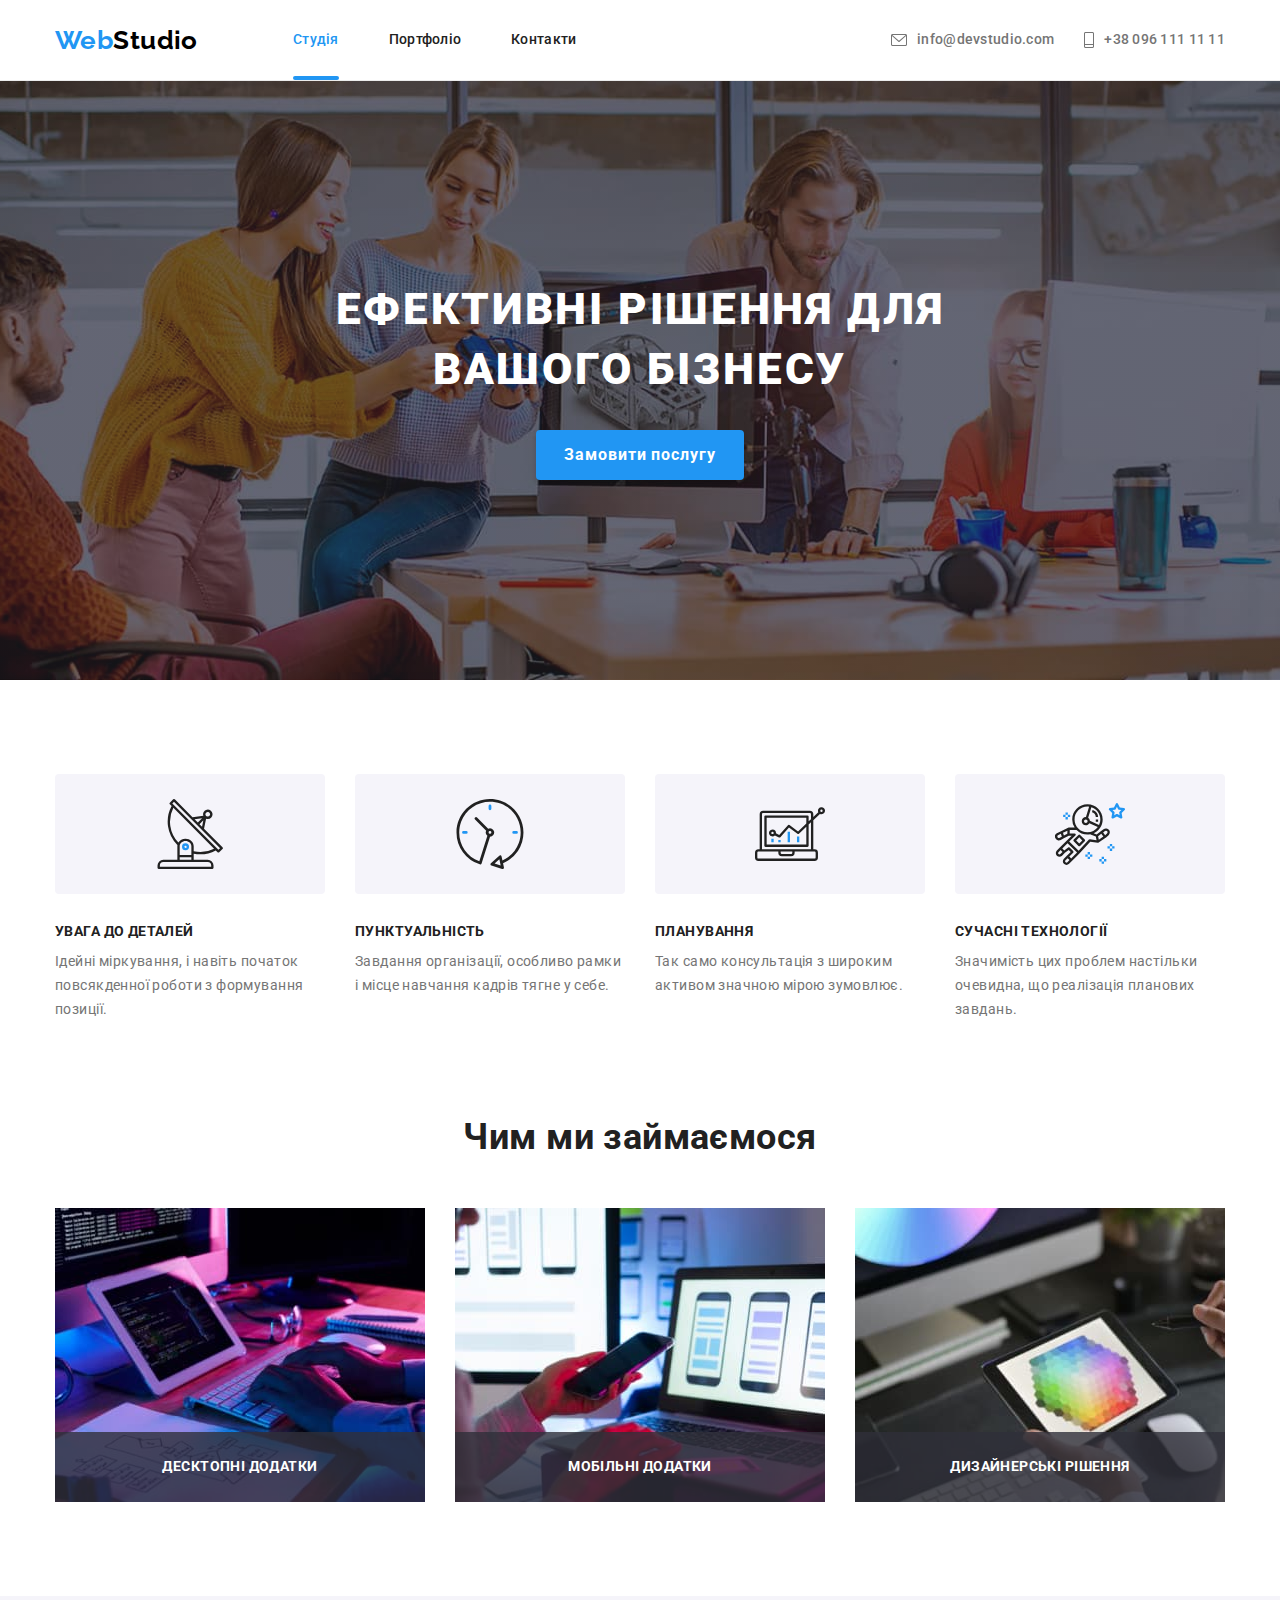
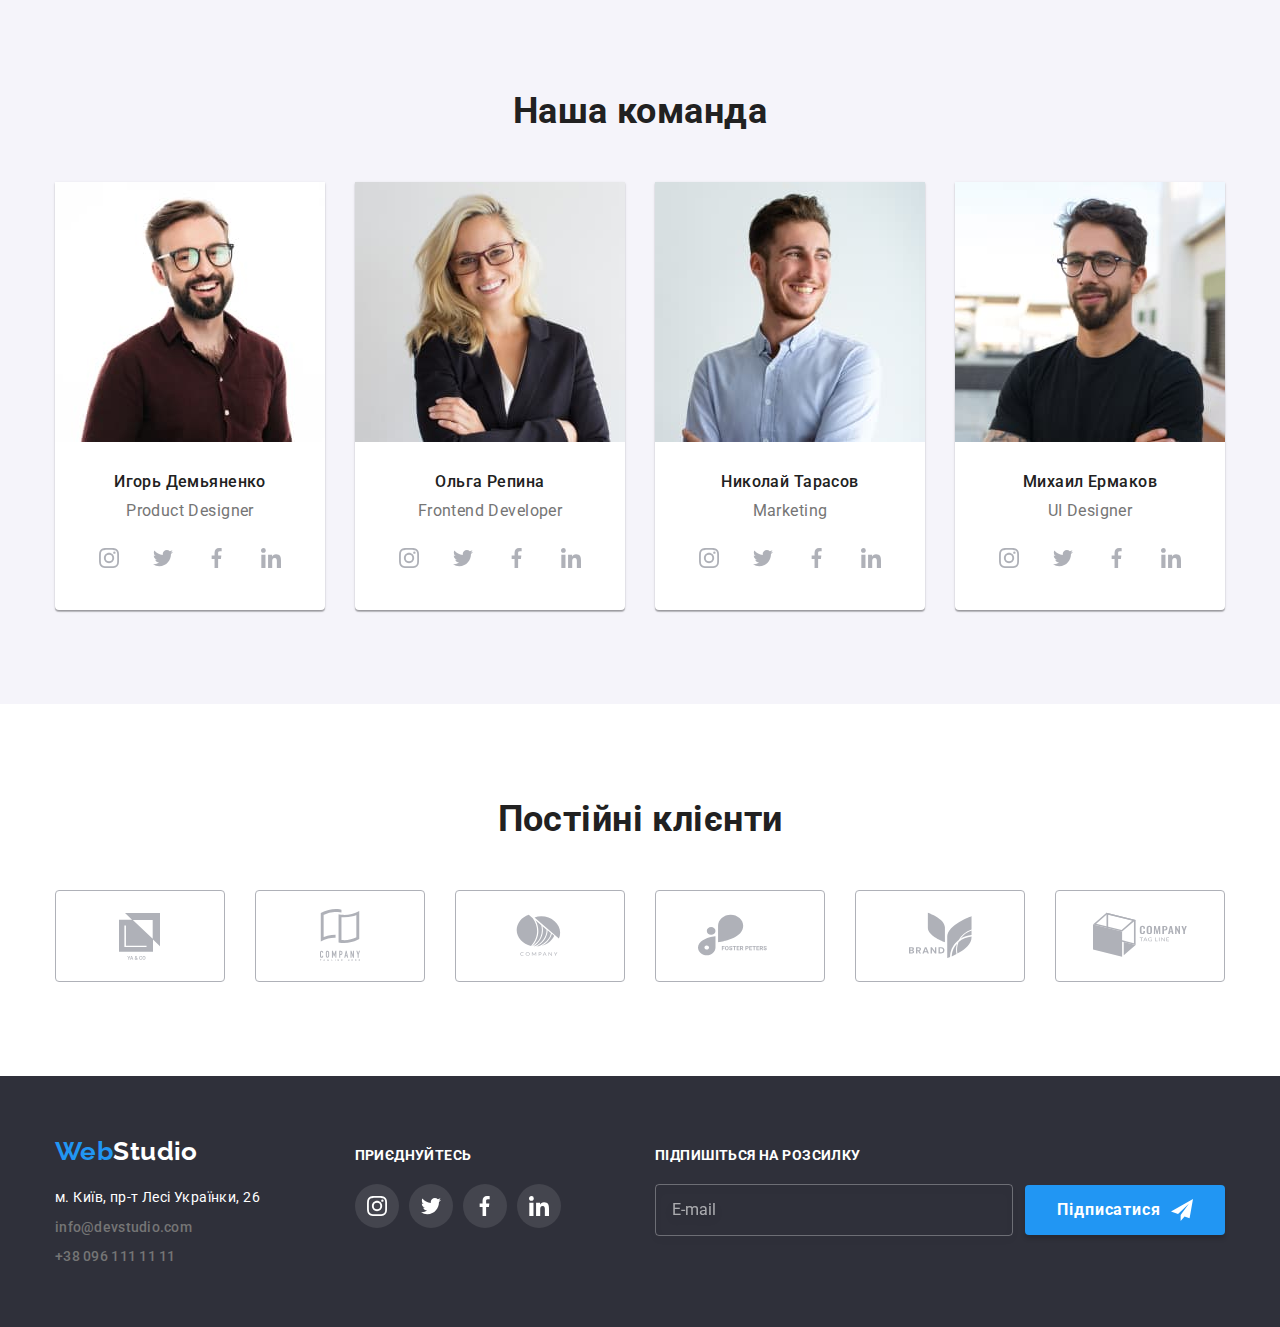
<file: index.html>
<!DOCTYPE html>
<html lang="ua">

  <head>
    <meta charset="UTF-8"/>
    <meta name="viewport" content="width=device-width, initial-scale=1.0"/>
    <meta http-equiv="X-UA-Compatible" content="ie=edge"/>
    <meta name="description" content="Task1 Главная"/>
    <meta name="words" content="дизайн, веб-студия, html, css, javascript, react, nodejs, сайт"/>
    <title>Главная - WebStudio</title>
    <link
      href="https://fonts.googleapis.com/css2?family=Raleway:wght@700&family=Roboto:wght@400;500;700;900&display=swap"
      rel="stylesheet"/>
    <link href="https://cdnjs.cloudflare.com/ajax/libs/modern-normalize/1.1.0/modern-normalize.min.css"
          rel="stylesheet"/>
    <link href="css/main.min.css" rel="stylesheet"/>
  </head>

  <body>
    <header class="header">
      <div class="header__container container">
        <div class="header__logo">
          <a class="logo" href="./index.html" data-menu-logo>
            <span class="logo__accent">Web</span>Studio
          </a>
        </div>
        <div class="header__menu-container menu-container" id="menu-container" data-menu>
          <nav class="header__nav nav">
            <ul class="nav__nav-links nav-links list">
              <li class="nav-links__item">
                <a class="nav-links__link current" href="./index.html">Студія</a>
              </li>
              <li class="nav-links__item">
                <a class="nav-links__link" href="./portfolio.html">Портфоліо</a>
              </li>
              <li class="nav-links__item">
                <a class="nav-links__link" href="#">Контакти</a>
              </li>
            </ul>
            <ul class="nav__contact-links contact-links list">
              <li class="contact-links__item">
                <a class="contact-links__link contact-links__link--mail" href="mailto:info@devstudio.com">
                  <svg class="contact-links__icon contact-links__icon--email" width="14" height="10">
                    <use class="contact-links__use contact-links__use--desk" href="./images/icons.svg#icon-email"/>
                    <use class="contact-links__use contact-links__use--mob" href="./images/icons.svg#icon-email-mob"/>
                  </svg>
                  info@devstudio.com
                </a>
              </li>
              <li class="contact-links__item">
                <a class="contact-links__link contact-links__link--tel" href="tel:+380961111111">
                  <svg class="contact-links__icon contact-links__icon--phone" width="10" height="14">
                    <use class="contact-links__use contact-links__use--desk" href="./images/icons.svg#icon-phone"/>
                    <use class="contact-links__use contact-links__use--mob" href="./images/icons.svg#icon-phone-mob"/>
                  </svg>
                  +38 096 111 11 11
                </a>
              </li>
            </ul>
            <ul class="nav__social social social--text list">
              <li class="social__item">
                <a class="social__link" href="#" aria-label="instagram">Instagram</a>
              </li>
              <li class="social__item">
                <a class="social__link" href="#" aria-label="twitter">Twitter</a>
              </li>
              <li class="social__item">
                <a class="social__link" href="#" aria-label="facebook">Facebook</a>
              </li>
              <li class="social__item">
                <a class="social__link" href="#" aria-label="linkedin">LinkedIn</a>
              </li>
            </ul>
          </nav>
        </div>
        <button class="header__menu-btn menu-btn" type="button"
                data-menu-button
                aria-expanded="false"
                aria-controls="menu-container"
                aria-label="Переключатель мобильного меню">
          <svg class="menu-btn" width="40" height="40">
            <use class="menu-btn__icon menu-btn__icon--burger"
                 href="./images/icons.svg#icon-menu-burger"/>
            <use class="menu-btn__icon menu-btn__icon--close"
                 href="./images/icons.svg#icon-menu-close"/>
          </svg>
        </button>
      </div>
    </header>
    <main>
      <section class="hero section">
        <div class="container">
          <h1 class="hero__title">Ефективні рішення для вашого бізнесу</h1>
          <button class="btn" type="button" data-modal-open>Замовити послугу</button>
        </div>
      </section>
      <section class="promo section">
        <div class="container">
          <h2 class="visually-hidden">Наші перевиги</h2>
          <ul class="promo__list list">
            <li class="promo__item promo-card">
              <div class="promo__icon-wrapper">
                <svg class="promo__icon" width="70" height="70">
                  <use href="./images/icons.svg#icon-promo-1"/>
                </svg>
              </div>
              <h3 class="promo-card__title">Увага до деталей</h3>
              <p class="promo-card__desc">
                Ідейні міркування, і навіть початок повсякденної роботи з формування позиції.
              </p>
            </li>
            <li class="promo__item promo-card">
              <div class="promo__icon-wrapper">
                <svg class="promo__icon" width="70" height="70">
                  <use href="./images/icons.svg#icon-promo-2"/>
                </svg>
              </div>
              <h3 class="promo-card__title">Пунктуальність</h3>
              <p class="promo-card__desc">
                Завдання організації, особливо рамки і місце навчання кадрів тягне у себе.
              </p>
            </li>
            <li class="promo__item promo-card">
              <div class="promo__icon-wrapper">
                <svg class="promo__icon" width="70" height="70">
                  <use href="./images/icons.svg#icon-promo-3"/>
                </svg>
              </div>
              <h3 class="promo-card__title">Планування</h3>
              <p class="promo-card__desc">
                Так само консультація з широким активом значною мірою зумовлює.
              </p>
            </li>
            <li class="promo__item promo-card">
              <div class="promo__icon-wrapper">
                <svg class="promo__icon" width="70" height="70">
                  <use href="./images/icons.svg#icon-promo-4"/>
                </svg>
              </div>
              <h3 class="promo-card__title">Сучасні технології</h3>
              <p class="promo-card__desc">
                Значимість цих проблем настільки очевидна, що реалізація планових завдань.
              </p>
            </li>
          </ul>
        </div>
      </section>
      <section class="we-do section section--top-collapse">
        <div class="container">
          <h2 class="we-do__title section__title">Чим ми займаємося</h2>
          <ul class="we-do__list list">
            <li class="we-do__item">
              <img
                class="we-do__img"
                srcset="images/about/img01-1600w370.jpg 370w, images/about/img01-1600w370@2x.jpg 740w"
                sizes="(min-width: 1200px) 370px, 100vw"
                src="images/about/img01-1600w370.jpg"
                alt="Процес кодінгу продукту"/>
              <p class="we-do__img-caption">
                Десктопні додатки
              </p>
            </li>
            <li class="we-do__item">
              <img
                class="we-do__img"
                srcset="images/about/img02-1600w370.jpg 370w, images/about/img02-1600w370@2x.jpg 740w"
                sizes="(min-width: 1200px) 370px, 100vw"
                src="images/about/img02-1600w370.jpg"
                alt="Процес тестування продукту"/>
              <p class="we-do__img-caption">
                Мобільні додатки
              </p>
            </li>
            <li class="we-do__item">
              <img
                class="we-do__img"
                srcset="images/about/img03-1600w370.jpg 370w, images/about/img03-1600w370@2x.jpg 740w"
                sizes="(min-width: 1200px) 370px, 100vw"
                src="images/about/img03-1600w370.jpg"
                alt="Пошук потрібного кольору дизайнером на планшеті"/>
              <p class="we-do__img-caption">
                Дизайнерські рішення
              </p>
            </li>
          </ul>
        </div>
      </section>
      <section class="team section">
        <div class="container">
          <h2 class="team__title section__title">Наша команда</h2>
          <ul class="team__list list">
            <li class="team__item">
              <div class="employee-card">
                <img
                  class="employee-card__img"
                  srcset="images/team/img01-1600w270.jpg 270w, images/team/img01-768w354.jpg 354w, images/team/img01-480w450.jpg 450w,
                  images/team/img01-1600w270@2x.jpg 540w, images/team/img01-768w354@2x.jpg 708w, images/team/img01-480w450@2x.jpg 900w"
                  sizes="(min-width: 1200px) 270px, (min-width: 768px) 354px, (min-width: 480px) 450px, 100vw"
                  src="images/team/img01-1600w270.jpg"
                  alt="Сотрудник"/>
                <div class="employee-card__content">
                  <h3 class="employee-card__name">Игорь Демьяненко</h3>
                  <p class="employee-card__position">Product Designer</p>
                  <ul class="social social--icon social--light list">
                    <li class="social__item">
                      <a class="social__link" href="#" aria-label="instagram">
                        <svg class="social__svg" width="20" height="20">
                          <use href="./images/icons.svg#icon-social-insta"/>
                        </svg>
                      </a>
                    </li>
                    <li class="social__item">
                      <a class="social__link" href="#" aria-label="twitter">
                        <svg class="social__svg" width="20" height="20">
                          <use href="./images/icons.svg#icon-social-twitter"/>
                        </svg>
                      </a>
                    </li>
                    <li class="social__item">
                      <a class="social__link" href="#" aria-label="facebook">
                        <svg class="social__svg" width="20" height="20">
                          <use href="./images/icons.svg#icon-social-facebook"/>
                        </svg>
                      </a>
                    </li>
                    <li class="social__item">
                      <a class="social__link" href="#" aria-label="linkedin">
                        <svg class="social__svg" width="20" height="20">
                          <use href="./images/icons.svg#icon-social-linkedin"/>
                        </svg>
                      </a>
                    </li>
                  </ul>
                </div>
              </div>
            </li>
            <li class="team__item">
              <div class="employee-card">
                <img
                  class="employee-card__img"
                  srcset="images/team/img02-1600w270.jpg 270w, images/team/img02-768w354.jpg 354w, images/team/img02-480w450.jpg 450w,
                  images/team/img02-1600w270@2x.jpg 540w, images/team/img02-768w354@2x.jpg 708w, images/team/img02-480w450@2x.jpg 900w"
                  sizes="(min-width: 1200px) 270px, (min-width: 768px) 354px, (min-width: 480px) 450px, 100vw"
                  src="images/team/img02-1600w270.jpg"
                  alt="Сотрудник"/>
                <div class="employee-card__content">
                  <h3 class="employee-card__name">Ольга Репина</h3>
                  <p class="employee-card__position">Frontend Developer</p>
                  <ul class="social social--icon social--light list">
                    <li class="social__item">
                      <a class="social__link" href="#" aria-label="instagram">
                        <svg class="social__svg" width="20" height="20">
                          <use href="./images/icons.svg#icon-social-insta"/>
                        </svg>
                      </a>
                    </li>
                    <li class="social__item">
                      <a class="social__link" href="#" aria-label="twitter">
                        <svg class="social__svg" width="20" height="20">
                          <use href="./images/icons.svg#icon-social-twitter"/>
                        </svg>
                      </a>
                    </li>
                    <li class="social__item">
                      <a class="social__link" href="#" aria-label="facebook">
                        <svg class="social__svg" width="20" height="20">
                          <use href="./images/icons.svg#icon-social-facebook"/>
                        </svg>
                      </a>
                    </li>
                    <li class="social__item">
                      <a class="social__link" href="#" aria-label="linkedin">
                        <svg class="social__svg" width="20" height="20">
                          <use href="./images/icons.svg#icon-social-linkedin"/>
                        </svg>
                      </a>
                    </li>
                  </ul>
                </div>
              </div>
            </li>
            <li class="team__item">
              <div class="employee-card">
                <img
                  class="employee-card__img"
                  srcset="images/team/img03-1600w270.jpg 270w, images/team/img03-768w354.jpg 354w, images/team/img03-480w450.jpg 450w,
                  images/team/img03-1600w270@2x.jpg 540w, images/team/img03-768w354@2x.jpg 708w, images/team/img03-480w450@2x.jpg 900w"
                  sizes="(min-width: 1200px) 270px, (min-width: 768px) 354px, (min-width: 480px) 450px, 100vw"
                  src="images/team/img03-1600w270.jpg"
                  alt="Сотрудник"/>
                <div class="employee-card__content">
                  <h3 class="employee-card__name">Николай Тарасов</h3>
                  <p class="employee-card__position">Marketing</p>
                  <ul class="social social--icon social--light list">
                    <li class="social__item">
                      <a class="social__link" href="#" aria-label="instagram">
                        <svg class="social__svg" width="20" height="20">
                          <use href="./images/icons.svg#icon-social-insta"/>
                        </svg>
                      </a>
                    </li>
                    <li class="social__item">
                      <a class="social__link" href="#" aria-label="twitter">
                        <svg class="social__svg" width="20" height="20">
                          <use href="./images/icons.svg#icon-social-twitter"/>
                        </svg>
                      </a>
                    </li>
                    <li class="social__item">
                      <a class="social__link" href="#" aria-label="facebook">
                        <svg class="social__svg" width="20" height="20">
                          <use href="./images/icons.svg#icon-social-facebook"/>
                        </svg>
                      </a>
                    </li>
                    <li class="social__item">
                      <a class="social__link" href="#" aria-label="linkedin">
                        <svg class="social__svg" width="20" height="20">
                          <use href="./images/icons.svg#icon-social-linkedin"/>
                        </svg>
                      </a>
                    </li>
                  </ul>
                </div>
              </div>
            </li>
            <li class="team__item">
              <div class="employee-card">
                <img
                  class="employee-card__img"
                  srcset="images/team/img04-1600w270.jpg 270w, images/team/img04-768w354.jpg 354w, images/team/img04-480w450.jpg 450w,
                  images/team/img04-1600w270@2x.jpg 540w, images/team/img04-768w354@2x.jpg 708w, images/team/img04-480w450@2x.jpg 900w"
                  sizes="(min-width: 1200px) 270px, (min-width: 768px) 354px, (min-width: 480px) 450px, 100vw"
                  src="images/team/img04-1600w270.jpg"
                  alt="Сотрудник"/>
                <div class="employee-card__content">
                  <h3 class="employee-card__name">Михаил Ермаков</h3>
                  <p class="employee-card__position">UI Designer</p>
                  <ul class="social social--icon social--light list">
                    <li class="social__item">
                      <a class="social__link" href="#" aria-label="instagram">
                        <svg class="social__svg" width="20" height="20">
                          <use href="./images/icons.svg#icon-social-insta"/>
                        </svg>
                      </a>
                    </li>
                    <li class="social__item">
                      <a class="social__link" href="#" aria-label="twitter">
                        <svg class="social__svg" width="20" height="20">
                          <use href="./images/icons.svg#icon-social-twitter"/>
                        </svg>
                      </a>
                    </li>
                    <li class="social__item">
                      <a class="social__link" href="#" aria-label="facebook">
                        <svg class="social__svg" width="20" height="20">
                          <use href="./images/icons.svg#icon-social-facebook"/>
                        </svg>
                      </a>
                    </li>
                    <li class="social__item">
                      <a class="social__link" href="#" aria-label="linkedin">
                        <svg class="social__svg" width="20" height="20">
                          <use href="./images/icons.svg#icon-social-linkedin"/>
                        </svg>
                      </a>
                    </li>
                  </ul>
                </div>
              </div>
            </li>
          </ul>
        </div>
      </section>
      <section class="clients section">
        <div class="container">
          <h2 class="clients__title section__title">Постійні клієнти</h2>
          <ul class="clients__list list">
            <li class="clients__item">
              <a href="#" class="clients__link">
                <svg class="clients__svg" width="106" height="60">
                  <use href="./images/icons.svg#icon-company-1"/>
                </svg>
              </a>
            </li>
            <li class="clients__item">
              <a href="#" class="clients__link">
                <svg class="clients__svg" width="106" height="60">
                  <use href="./images/icons.svg#icon-company-2"/>
                </svg>
              </a>
            </li>
            <li class="clients__item">
              <a href="#" class="clients__link">
                <svg class="clients__svg" width="106" height="60">
                  <use href="./images/icons.svg#icon-company-3"/>
                </svg>
              </a>
            </li>
            <li class="clients__item">
              <a href="#" class="clients__link">
                <svg class="clients__svg" width="106" height="60">
                  <use href="./images/icons.svg#icon-company-4"/>
                </svg>
              </a>
            </li>
            <li class="clients__item">
              <a href="#" class="clients__link">
                <svg class="clients__svg" width="106" height="60">
                  <use href="./images/icons.svg#icon-company-5"/>
                </svg>
              </a>
            </li>
            <li class="clients__item">
              <a href="#" class="clients__link">
                <svg class="clients__svg" width="106" height="60">
                  <use href="./images/icons.svg#icon-company-6"/>
                </svg>
              </a>
            </li>
          </ul>
        </div>
      </section>
    </main>
    <footer class="footer">
      <div class="container footer__container">
        <div class="footer__col">
          <a class="footer__logo logo logo--white" href="./index.html">
            <span class="logo__accent">Web</span>Studio
          </a>
          <address class="footer__address">м. Київ, пр-т Лесі Українки, 26</address>
          <ul class="footer__contact-links contact-links contact-links--footer list">
            <li class="contact-links__item contact-links__item--footer">
              <a class="contact-links__link contact-links__link--footer"
                 href="mailto:info@devstudio.com">info@devstudio.com</a>
            </li>
            <li class="contact-links__item contact-links__item--footer">
              <a class="contact-links__link contact-links__link--footer" href="tel:+380961111111">+38 096 111 11 11</a>
            </li>
          </ul>
        </div>
        <div class="footer__col">
          <p class="footer__title">Приєднуйтесь</p>
          <ul class="social social--icon social--dark list">
            <li class="social__item">
              <a class="social__link" href="#" aria-label="instagram">
                <svg class="social__svg" width="20" height="20">
                  <use href="./images/icons.svg#icon-social-insta"/>
                </svg>
              </a>
            </li>
            <li class="social__item">
              <a class="social__link" href="#" aria-label="twitter">
                <svg class="social__svg" width="20" height="20">
                  <use href="./images/icons.svg#icon-social-twitter"/>
                </svg>
              </a>
            </li>
            <li class="social__item">
              <a class="social__link" href="#" aria-label="facebook">
                <svg class="social__svg" width="20" height="20">
                  <use href="./images/icons.svg#icon-social-facebook"/>
                </svg>
              </a>
            </li>
            <li class="social__item">
              <a class="social__link" href="#" aria-label="linkedin">
                <svg class="social__svg" width="20" height="20">
                  <use href="./images/icons.svg#icon-social-linkedin"/>
                </svg>
              </a>
            </li>
          </ul>
        </div>
        <div class="footer__col">
          <form class="form-subscribe" autocomplete="off">
            <div class="form-subscribe__group" role="group">
              <p class="footer__title">Підпишіться на розсилку</p>
              <div class="form-subscribe__row">
                <label class="form-subscribe__field field-subscribe">
                  <input class="field-subscribe__input" type="email" name="email" placeholder="E-mail">
                </label>
                <button class="form-subscribe__btn btn" type="submit">
                  Підписатися
                  <svg class="btn__icon">
                    <use href="./images/icons.svg#icon-send"/>
                  </svg>
                </button>
              </div>
            </div>
          </form>
        </div>
      </div>
    </footer>
    <div class="backdrop is-hidden" data-modal>
      <div class="backdrop__modal">
        <div class="modal">
          <button class="modal__close" type="button" data-modal-close>
            <svg class="modal__close-svg">
              <use href="./images/icons.svg#icon-close"/>
            </svg>
          </button>
          <form class="form-callback" autocomplete="off">
            <h2 class="form-callback__title">Залиште свої дані, ми вам передзвонимо</h2>
            <div class="form-callback__main-group">
              <div class="form-callback__field field-callback">
                <label class="field-callback__label-wrapper">
                  <input type="text" class="field-callback__input" name="name">
                  <span class="field-callback__label">Ім'я</span>
                  <svg class="field-callback__icon">
                    <use href="./images/icons.svg#icon-form-person"/>
                  </svg>
                </label>
              </div>
              <div class="form-callback__field field-callback">
                <label class="field-callback__label-wrapper">
                  <input type="tel" class="field-callback__input" name="phone">
                  <span class="field-callback__label">Телефон</span>
                  <svg class="field-callback__icon">
                    <use href="./images/icons.svg#icon-form-phone"/>
                  </svg>
                </label>
              </div>
              <div class="form-callback__field field-callback">
                <label class="field-callback__label-wrapper">
                  <input type="email" class="field-callback__input" name="email">
                  <span class="field-callback__label">Пошта</span>
                  <svg class="field-callback__icon">
                    <use href="./images/icons.svg#icon-form-email"/>
                  </svg>
                </label>
              </div>
              <div class="form-callback__field field-callback">
                <label class="field-callback__label-wrapper">
                <textarea class="field-callback__input field-callback__input--text-area" name="comment"
                          placeholder="Введіть текст"></textarea>
                  <span class="field-callback__label">Коментар</span>
                </label>
              </div>
            </div>
            <p class="form-callback__agreement checkbox-callback">
              <label class="checkbox-callback__label-wrapper">
                <input class="checkbox-callback__input visually-hidden" type="checkbox" name="agreement">
                <span class="checkbox-callback__icon">
                  <svg class="checkbox-callback__svg checkbox-callback__svg--checked">
                    <use href="./images/icons.svg#icon-form-checked"/>
                  </svg>
                  <svg class="checkbox-callback__svg checkbox-callback__svg--unchecked">
                    <use href="./images/icons.svg#icon-form-unchecked"/>
                  </svg>
                </span>
                <span class="checkbox-callback__label">
                  Погоджуюся з розсилкою та приймаю
                </span>
              </label>
              <a class="checkbox-callback__link" href="#" target="_blank">Умови договору</a>
            </p>
            <button class="form-callback__btn btn">
              Відправити
            </button>
          </form>
        </div>
      </div>
    </div>
    <script src="./js/modal.js"></script>
    <script src="./js/menu.js"></script>
  </body>
</html>
</file>
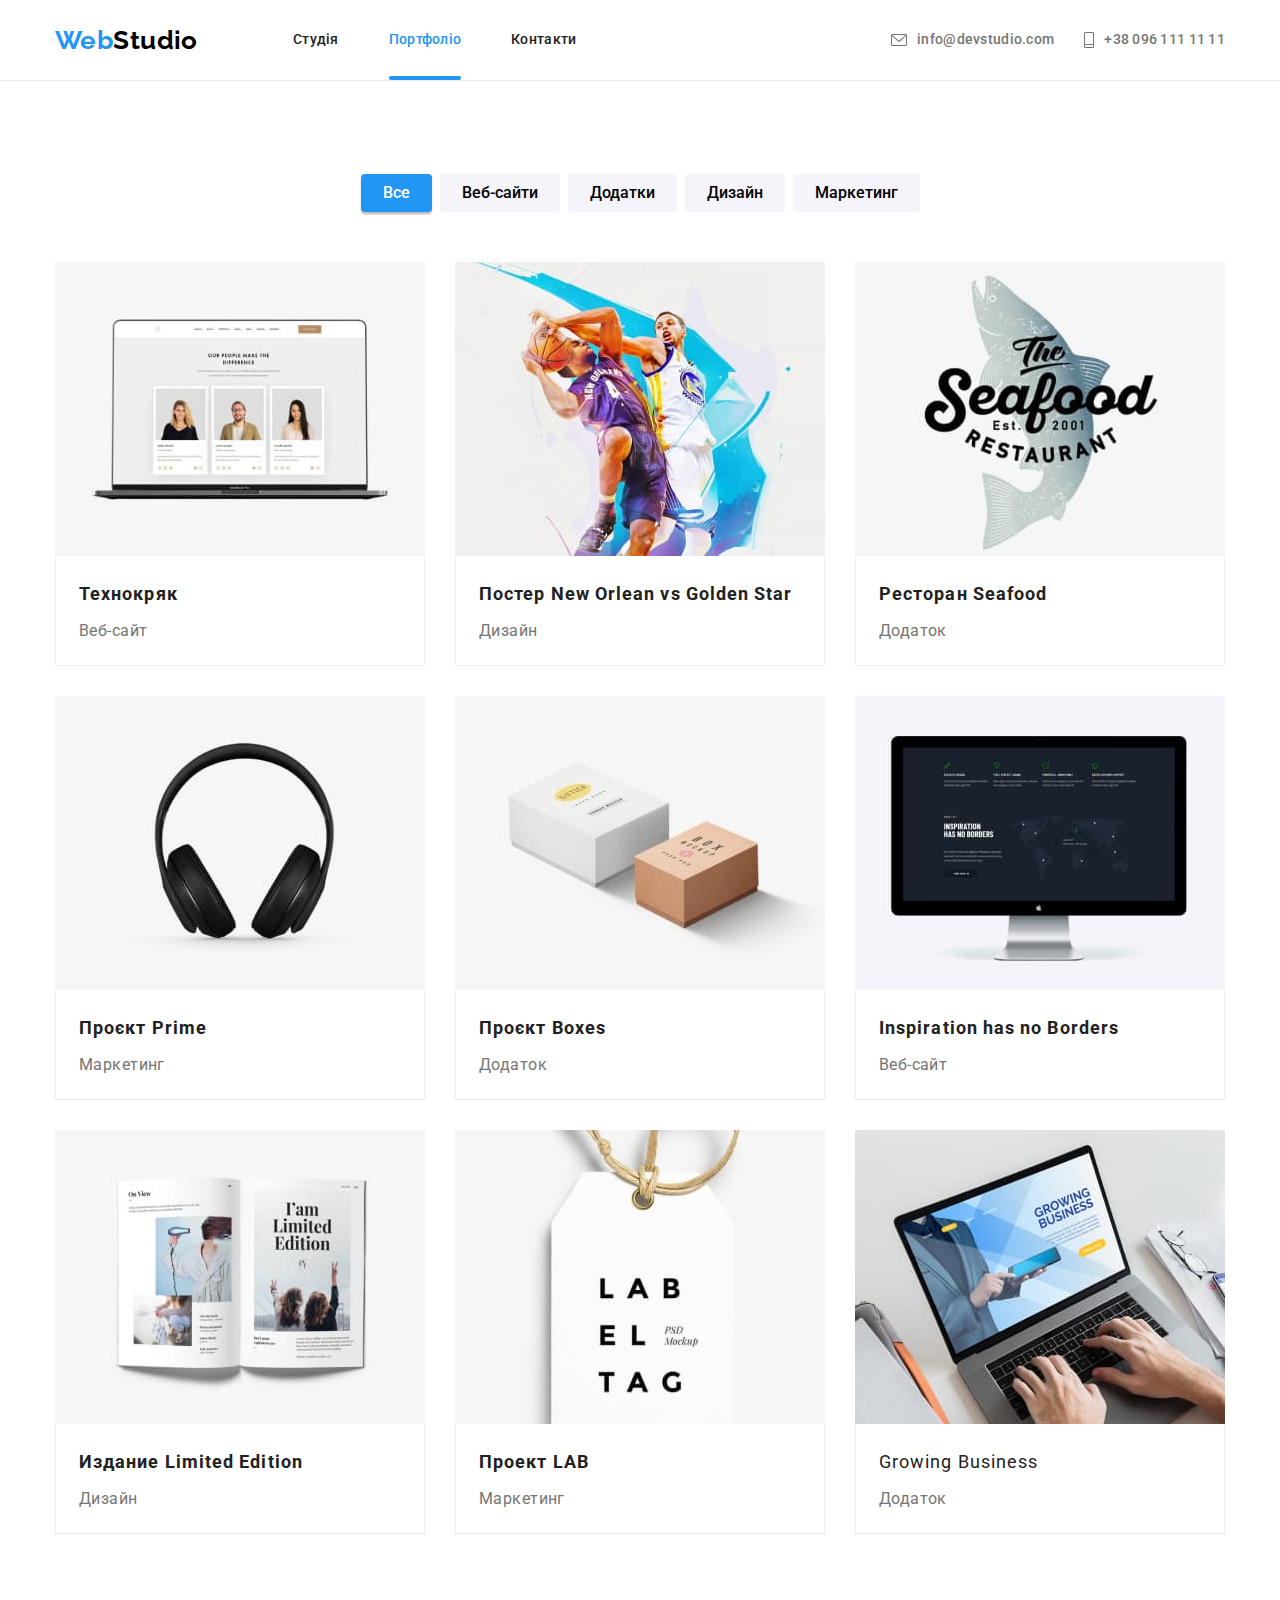
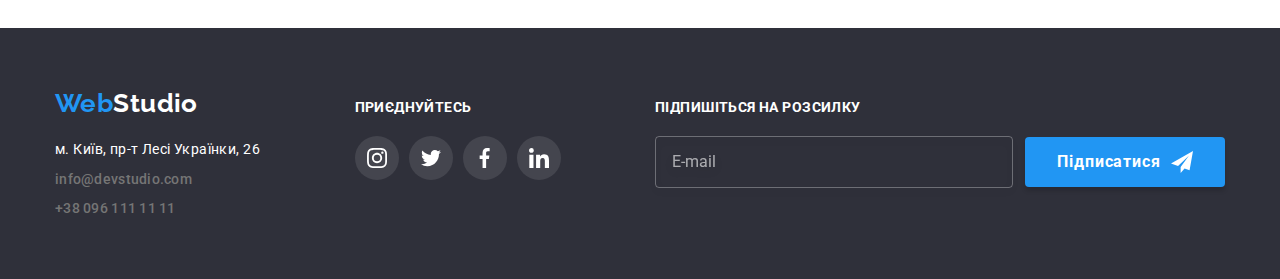
<file: portfolio.html>
<!DOCTYPE html>
<html lang="ua">
  <head>
    <meta charset="UTF-8" />
    <meta name="viewport" content="width=device-width, initial-scale=1.0" />
    <meta http-equiv="X-UA-Compatible" content="ie=edge" />
    <meta name="description" content="Портфолио" />
    <meta
      name="words"
      content="портфолио, дизайн, веб-студия, html, css, javascript, react, nodejs, сайт"
    />
    <link rel="preconnect" href="https://fonts.googleapis.com" />
    <link rel="preconnect" href="https://fonts.gstatic.com" crossorigin />
    <title>Портфолио - WebStudio</title>
    <link
      href="https://fonts.googleapis.com/css2?family=Raleway:wght@700&family=Roboto:wght@400;500;700;900&display=swap"
      rel="stylesheet"
    />
    <link
      href="https://cdnjs.cloudflare.com/ajax/libs/modern-normalize/1.1.0/modern-normalize.min.css"
      rel="stylesheet"
    />
    <link href="css/main.min.css" rel="stylesheet" />
  </head>
  <body>
    <header class="header">
      <div class="header__container container">
        <div class="header__logo">
          <a class="logo" href="./index.html" data-menu-logo>
            <span class="logo__accent">Web</span>Studio
          </a>
        </div>
        <div class="header__menu-container menu-container" id="menu-container" data-menu>
          <nav class="header__nav nav">
            <ul class="nav__nav-links nav-links list">
              <li class="nav-links__item">
                <a class="nav-links__link" href="./index.html">Студія</a>
              </li>
              <li class="nav-links__item">
                <a class="nav-links__link current" href="./portfolio.html">Портфоліо</a>
              </li>
              <li class="nav-links__item">
                <a class="nav-links__link" href="#">Контакти</a>
              </li>
            </ul>
            <ul class="nav__contact-links contact-links list">
              <li class="contact-links__item">
                <a
                  class="contact-links__link contact-links__link--mail"
                  href="mailto:info@devstudio.com"
                >
                  <svg
                    class="contact-links__icon contact-links__icon--email"
                    width="14"
                    height="10"
                  >
                    <use
                      class="contact-links__use contact-links__use--desk"
                      href="./images/icons.svg#icon-email"
                    />
                    <use
                      class="contact-links__use contact-links__use--mob"
                      href="./images/icons.svg#icon-email-mob"
                    />
                  </svg>
                  info@devstudio.com
                </a>
              </li>
              <li class="contact-links__item">
                <a class="contact-links__link contact-links__link--tel" href="tel:+380961111111">
                  <svg
                    class="contact-links__icon contact-links__icon--phone"
                    width="10"
                    height="14"
                  >
                    <use
                      class="contact-links__use contact-links__use--desk"
                      href="./images/icons.svg#icon-phone"
                    />
                    <use
                      class="contact-links__use contact-links__use--mob"
                      href="./images/icons.svg#icon-phone-mob"
                    />
                  </svg>
                  +38 096 111 11 11
                </a>
              </li>
            </ul>
            <ul class="nav__social social social--text list">
              <li class="social__item">
                <a class="social__link" href="#" aria-label="instagram">Instagram</a>
              </li>
              <li class="social__item">
                <a class="social__link" href="#" aria-label="twitter">Twitter</a>
              </li>
              <li class="social__item">
                <a class="social__link" href="#" aria-label="facebook">Facebook</a>
              </li>
              <li class="social__item">
                <a class="social__link" href="#" aria-label="linkedin">LinkedIn</a>
              </li>
            </ul>
          </nav>
        </div>
        <button
          class="header__menu-btn menu-btn"
          type="button"
          data-menu-button
          aria-expanded="false"
          aria-controls="menu-container"
          aria-label="Переключатель мобильного меню"
        >
          <svg class="menu-btn" width="40" height="40">
            <use
              class="menu-btn__icon menu-btn__icon--burger"
              href="./images/icons.svg#icon-menu-burger"
            />
            <use
              class="menu-btn__icon menu-btn__icon--close"
              href="./images/icons.svg#icon-menu-close"
            />
          </svg>
        </button>
      </div>
    </header>
    <main>
      <section class="portfolio section">
        <div class="portfolio__container container">
          <h1 class="visually-hidden">Портфолио</h1>
          <ul class="portfolio__controls tab-controls list">
            <li class="tab-controls__item">
              <button class="tab-controls__btn current" type="button">Все</button>
            </li>
            <li class="tab-controls__item">
              <button class="tab-controls__btn" type="button">Веб-сайти</button>
            </li>
            <li class="tab-controls__item">
              <button class="tab-controls__btn" type="button">Додатки</button>
            </li>
            <li class="tab-controls__item">
              <button class="tab-controls__btn" type="button">Дизайн</button>
            </li>
            <li class="tab-controls__item">
              <button class="tab-controls__btn" type="button">Маркетинг</button>
            </li>
          </ul>
          <ul class="portfolio__list list">
            <li class="portfolio__item">
              <a class="project-card" href="#">
                <div class="project-card__img-wrapper">
                  <img
                    class="project-card__img"
                    srcset="
                      images/portfolio/img01-1600w370.jpg    370w,
                      images/portfolio/img01-768w354.jpg     354w,
                      images/portfolio/img01-480w450.jpg     450w,
                      images/portfolio/img01-1600w370@2x.jpg 740w,
                      images/portfolio/img01-768w354@2x.jpg  708w,
                      images/portfolio/img01-480w450@2x.jpg  900w
                    "
                    sizes="(min-width: 1200px) 370px, (min-width: 768px) 354px, (min-width: 480px) 450px, 100vw"
                    src="images/portfolio/img01-1600w370.jpg"
                    alt="Проект"
                  />
                  <div class="project-card__overlay">
                    <p class="project-card__img-text">
                      Ресурс пропонує комплексні пропозиції з різним рівнем функціоналу та сервісів.
                      Все це дозволить відвідувачу отримати вичерпні відомості про компанію чи
                      приватну особу.
                    </p>
                  </div>
                </div>
                <div class="project-card__desc">
                  <h2 class="project-card__name">Технокряк</h2>
                  <p class="project-card__type">Веб-сайт</p>
                </div>
              </a>
            </li>
            <li class="portfolio__item">
              <a class="project-card" href="#">
                <div class="project-card__img-wrapper">
                  <img
                    class="project-card__img"
                    srcset="
                      images/portfolio/img02-1600w370.jpg    370w,
                      images/portfolio/img02-768w354.jpg     354w,
                      images/portfolio/img02-480w450.jpg     450w,
                      images/portfolio/img02-1600w370@2x.jpg 740w,
                      images/portfolio/img02-768w354@2x.jpg  708w,
                      images/portfolio/img02-480w450@2x.jpg  900w
                    "
                    sizes="(min-width: 1200px) 370px, (min-width: 768px) 354px, (min-width: 480px) 450px, 100vw"
                    src="images/portfolio/img02-1600w370.jpg"
                    alt="Проект"
                  />
                  <div class="project-card__overlay">
                    <p class="project-card__img-text">
                      Ресурс пропонує комплексні пропозиції з різним рівнем функціоналу та сервісів.
                      Все це дозволить відвідувачу отримати вичерпні відомості про компанію чи
                      приватну особу.
                    </p>
                  </div>
                </div>
                <div class="project-card__desc">
                  <h2 class="project-card__name">Постер New Orlean vs Golden Star</h2>
                  <p class="project-card__type">Дизайн</p>
                </div>
              </a>
            </li>
            <li class="portfolio__item">
              <a class="project-card" href="#">
                <div class="project-card__img-wrapper">
                  <img
                    class="project-card__img"
                    srcset="
                      images/portfolio/img03-1600w370.jpg    370w,
                      images/portfolio/img03-768w354.jpg     354w,
                      images/portfolio/img03-480w450.jpg     450w,
                      images/portfolio/img03-1600w370@2x.jpg 740w,
                      images/portfolio/img03-768w354@2x.jpg  708w,
                      images/portfolio/img03-480w450@2x.jpg  900w
                    "
                    sizes="(min-width: 1200px) 370px, (min-width: 768px) 354px, (min-width: 480px) 450px, 100vw"
                    src="images/portfolio/img03-1600w370.jpg"
                    alt="Проект"
                  />
                  <div class="project-card__overlay">
                    <p class="project-card__img-text">
                      Ресурс пропонує комплексні пропозиції з різним рівнем функціоналу та сервісів.
                      Все це дозволить відвідувачу отримати вичерпні відомості про компанію чи
                      приватну особу.
                    </p>
                  </div>
                </div>
                <div class="project-card__desc">
                  <h2 class="project-card__name">Ресторан Seafood</h2>
                  <p class="project-card__type">Додаток</p>
                </div>
              </a>
            </li>
            <li class="portfolio__item">
              <a class="project-card" href="#">
                <div class="project-card__img-wrapper">
                  <img
                    class="project-card__img"
                    srcset="
                      images/portfolio/img04-1600w370.jpg    370w,
                      images/portfolio/img04-768w354.jpg     354w,
                      images/portfolio/img04-480w450.jpg     450w,
                      images/portfolio/img04-1600w370@2x.jpg 740w,
                      images/portfolio/img04-768w354@2x.jpg  708w,
                      images/portfolio/img04-480w450@2x.jpg  900w
                    "
                    sizes="(min-width: 1200px) 370px, (min-width: 768px) 354px, (min-width: 480px) 450px, 100vw"
                    src="images/portfolio/img04-1600w370.jpg"
                    alt="Проект"
                  />
                  <div class="project-card__overlay">
                    <p class="project-card__img-text">
                      Ресурс пропонує комплексні пропозиції з різним рівнем функціоналу та сервісів.
                      Все це дозволить відвідувачу отримати вичерпні відомості про компанію чи
                      приватну особу.
                    </p>
                  </div>
                </div>
                <div class="project-card__desc">
                  <h2 class="project-card__name">Проєкт Prime</h2>
                  <p class="project-card__type">Маркетинг</p>
                </div>
              </a>
            </li>
            <li class="portfolio__item">
              <a class="project-card" href="#">
                <div class="project-card__img-wrapper">
                  <img
                    class="project-card__img"
                    srcset="
                      images/portfolio/img05-1600w370.jpg    370w,
                      images/portfolio/img05-768w354.jpg     354w,
                      images/portfolio/img05-480w450.jpg     450w,
                      images/portfolio/img05-1600w370@2x.jpg 740w,
                      images/portfolio/img05-768w354@2x.jpg  708w,
                      images/portfolio/img05-480w450@2x.jpg  900w
                    "
                    sizes="(min-width: 1200px) 370px, (min-width: 768px) 354px, (min-width: 480px) 450px, 100vw"
                    src="images/portfolio/img05-1600w370.jpg"
                    alt="Проект"
                  />
                  <div class="project-card__overlay">
                    <p class="project-card__img-text">
                      Ресурс пропонує комплексні пропозиції з різним рівнем функціоналу та сервісів.
                      Все це дозволить відвідувачу отримати вичерпні відомості про компанію чи
                      приватну особу.
                    </p>
                  </div>
                </div>
                <div class="project-card__desc">
                  <h2 class="project-card__name">Проєкт Boxes</h2>
                  <p class="project-card__type">Додаток</p>
                </div>
              </a>
            </li>
            <li class="portfolio__item">
              <a class="project-card" href="#">
                <div class="project-card__img-wrapper">
                  <img
                    class="project-card__img"
                    srcset="
                      images/portfolio/img06-1600w370.jpg    370w,
                      images/portfolio/img06-768w354.jpg     354w,
                      images/portfolio/img06-480w450.jpg     450w,
                      images/portfolio/img06-1600w370@2x.jpg 740w,
                      images/portfolio/img06-768w354@2x.jpg  708w,
                      images/portfolio/img06-480w450@2x.jpg  900w
                    "
                    sizes="(min-width: 1200px) 370px, (min-width: 768px) 354px, (min-width: 480px) 450px, 100vw"
                    src="images/portfolio/img06-1600w370.jpg"
                    alt="Проект"
                  />
                  <div class="project-card__overlay">
                    <p class="project-card__img-text">
                      Ресурс пропонує комплексні пропозиції з різним рівнем функціоналу та сервісів.
                      Все це дозволить відвідувачу отримати вичерпні відомості про компанію чи
                      приватну особу.
                    </p>
                  </div>
                </div>
                <div class="project-card__desc">
                  <h2 class="project-card__name">Inspiration has no Borders</h2>
                  <p class="project-card__type">Веб-сайт</p>
                </div>
              </a>
            </li>
            <li class="portfolio__item">
              <a class="project-card" href="#">
                <div class="project-card__img-wrapper">
                  <img
                    class="project-card__img"
                    srcset="
                      images/portfolio/img07-1600w370.jpg    370w,
                      images/portfolio/img07-768w354.jpg     354w,
                      images/portfolio/img07-480w450.jpg     450w,
                      images/portfolio/img07-1600w370@2x.jpg 740w,
                      images/portfolio/img07-768w354@2x.jpg  708w,
                      images/portfolio/img07-480w450@2x.jpg  900w
                    "
                    sizes="(min-width: 1200px) 370px, (min-width: 768px) 354px, (min-width: 480px) 450px, 100vw"
                    src="images/portfolio/img07-1600w370.jpg"
                    alt="Проект"
                  />
                  <div class="project-card__overlay">
                    <p class="project-card__img-text">
                      Ресурс пропонує комплексні пропозиції з різним рівнем функціоналу та сервісів.
                      Все це дозволить відвідувачу отримати вичерпні відомості про компанію чи
                      приватну особу.
                    </p>
                  </div>
                </div>
                <div class="project-card__desc">
                  <h2 class="project-card__name">Издание Limited Edition</h2>
                  <p class="project-card__type">Дизайн</p>
                </div>
              </a>
            </li>
            <li class="portfolio__item">
              <a class="project-card" href="#">
                <div class="project-card__img-wrapper">
                  <img
                    class="project-card__img"
                    srcset="
                      images/portfolio/img08-1600w370.jpg    370w,
                      images/portfolio/img08-768w354.jpg     354w,
                      images/portfolio/img08-480w450.jpg     450w,
                      images/portfolio/img08-1600w370@2x.jpg 740w,
                      images/portfolio/img08-768w354@2x.jpg  708w,
                      images/portfolio/img08-480w450@2x.jpg  900w
                    "
                    sizes="(min-width: 1200px) 370px, (min-width: 768px) 354px, (min-width: 480px) 450px, 100vw"
                    src="images/portfolio/img08-1600w370.jpg"
                    alt="Проект"
                  />
                  <div class="project-card__overlay">
                    <p class="project-card__img-text">
                      Ресурс пропонує комплексні пропозиції з різним рівнем функціоналу та сервісів.
                      Все це дозволить відвідувачу отримати вичерпні відомості про компанію чи
                      приватну особу.
                    </p>
                  </div>
                </div>
                <div class="project-card__desc">
                  <h2 class="project-card__name">Проект LAB</h2>
                  <p class="project-card__type">Маркетинг</p>
                </div>
              </a>
            </li>
            <li class="portfolio__item">
              <a class="project-card" href="#">
                <div class="project-card__img-wrapper">
                  <img
                    class="project-card__img"
                    srcset="
                      images/portfolio/img09-1600w370.jpg    370w,
                      images/portfolio/img09-768w354.jpg     354w,
                      images/portfolio/img09-480w450.jpg     450w,
                      images/portfolio/img09-1600w370@2x.jpg 740w,
                      images/portfolio/img09-768w354@2x.jpg  708w,
                      images/portfolio/img09-480w450@2x.jpg  900w
                    "
                    sizes="(min-width: 1200px) 370px, (min-width: 768px) 354px, (min-width: 480px) 450px, 100vw"
                    src="images/portfolio/img09-1600w370.jpg"
                    alt="Проект"
                  />
                  <div class="project-card__overlay">
                    <p class="project-card__img-text">
                      Ресурс пропонує комплексні пропозиції з різним рівнем функціоналу та сервісів.
                      Все це дозволить відвідувачу отримати вичерпні відомості про компанію чи
                      приватну особу.
                    </p>
                  </div>
                </div>
                <div class="project-card__desc">
                  <p class="project-card__name">Growing Business</p>
                  <p class="project-card__type">Додаток</p>
                </div>
              </a>
            </li>
          </ul>
        </div>
      </section>
    </main>
    <footer class="footer">
      <div class="container footer__container">
        <div class="footer__col">
          <a class="footer__logo logo logo--white" href="./index.html">
            <span class="logo__accent">Web</span>Studio
          </a>
          <address class="footer__address">м. Київ, пр-т Лесі Українки, 26</address>
          <ul class="footer__contact-links contact-links contact-links--footer list">
            <li class="contact-links__item contact-links__item--footer">
              <a
                class="contact-links__link contact-links__link--footer"
                href="mailto:info@devstudio.com"
                >info@devstudio.com</a
              >
            </li>
            <li class="contact-links__item contact-links__item--footer">
              <a class="contact-links__link contact-links__link--footer" href="tel:+380961111111"
                >+38 096 111 11 11</a
              >
            </li>
          </ul>
        </div>
        <div class="footer__col">
          <p class="footer__title">Приєднуйтесь</p>
          <ul class="social social--icon social--dark list">
            <li class="social__item">
              <a class="social__link" href="#" aria-label="instagram">
                <svg class="social__svg" width="20" height="20">
                  <use href="./images/icons.svg#icon-social-insta" />
                </svg>
              </a>
            </li>
            <li class="social__item">
              <a class="social__link" href="#" aria-label="twitter">
                <svg class="social__svg" width="20" height="20">
                  <use href="./images/icons.svg#icon-social-twitter" />
                </svg>
              </a>
            </li>
            <li class="social__item">
              <a class="social__link" href="#" aria-label="facebook">
                <svg class="social__svg" width="20" height="20">
                  <use href="./images/icons.svg#icon-social-facebook" />
                </svg>
              </a>
            </li>
            <li class="social__item">
              <a class="social__link" href="#" aria-label="linkedin">
                <svg class="social__svg" width="20" height="20">
                  <use href="./images/icons.svg#icon-social-linkedin" />
                </svg>
              </a>
            </li>
          </ul>
        </div>
        <div class="footer__col">
          <form class="form-subscribe" autocomplete="off">
            <div class="form-subscribe__group" role="group">
              <p class="footer__title">Підпишіться на розсилку</p>
              <div class="form-subscribe__row">
                <label class="form-subscribe__field field-subscribe">
                  <input
                    class="field-subscribe__input"
                    type="email"
                    name="email"
                    placeholder="E-mail"
                  />
                </label>
                <button class="form-subscribe__btn btn" type="submit">
                  Підписатися
                  <svg class="btn__icon">
                    <use href="./images/icons.svg#icon-send" />
                  </svg>
                </button>
              </div>
            </div>
          </form>
        </div>
      </div>
    </footer>
    <div class="backdrop is-hidden" data-modal>
      <div class="backdrop__modal">
        <div class="modal">
          <button class="modal__close" type="button" data-modal-close>
            <svg class="modal__close-svg">
              <use href="./images/icons.svg#icon-close" />
            </svg>
          </button>
          <form class="form-callback" autocomplete="off">
            <h2 class="form-callback__title">Залиште свої дані, ми вам передзвонимо</h2>
            <div class="form-callback__main-group">
              <div class="form-callback__field field-callback">
                <label class="field-callback__label-wrapper">
                  <input type="text" class="field-callback__input" name="name" />
                  <span class="field-callback__label">Ім'я</span>
                  <svg class="field-callback__icon">
                    <use href="./images/icons.svg#icon-form-person" />
                  </svg>
                </label>
              </div>
              <div class="form-callback__field field-callback">
                <label class="field-callback__label-wrapper">
                  <input type="tel" class="field-callback__input" name="phone" />
                  <span class="field-callback__label">Телефон</span>
                  <svg class="field-callback__icon">
                    <use href="./images/icons.svg#icon-form-phone" />
                  </svg>
                </label>
              </div>
              <div class="form-callback__field field-callback">
                <label class="field-callback__label-wrapper">
                  <input type="email" class="field-callback__input" name="email" />
                  <span class="field-callback__label">Пошта</span>
                  <svg class="field-callback__icon">
                    <use href="./images/icons.svg#icon-form-email" />
                  </svg>
                </label>
              </div>
              <div class="form-callback__field field-callback">
                <label class="field-callback__label-wrapper">
                  <textarea
                    class="field-callback__input field-callback__input--text-area"
                    name="comment"
                    placeholder="Введіть текст"
                  ></textarea>
                  <span class="field-callback__label">Коментар</span>
                </label>
              </div>
            </div>
            <p class="form-callback__agreement checkbox-callback">
              <label class="checkbox-callback__label-wrapper">
                <input
                  class="checkbox-callback__input visually-hidden"
                  type="checkbox"
                  name="agreement"
                />
                <span class="checkbox-callback__icon">
                  <svg class="checkbox-callback__svg checkbox-callback__svg--checked">
                    <use href="./images/icons.svg#icon-form-checked" />
                  </svg>
                  <svg class="checkbox-callback__svg checkbox-callback__svg--unchecked">
                    <use href="./images/icons.svg#icon-form-unchecked" />
                  </svg>
                </span>
                <span class="checkbox-callback__label"> Погоджуюся з розсилкою та приймаю </span>
              </label>
              <a class="checkbox-callback__link" href="#" target="_blank">Умови договору</a>
            </p>
            <button class="form-callback__btn btn"> Відправити </button>
          </form>
        </div>
      </div>
    </div>
    <script src="./js/modal.js"></script>
    <script src="./js/menu.js"></script>
  </body>
</html>
</file>
<file: css/main.min.css>
.container{margin-right:auto;margin-left:auto;padding-right:15px;padding-left:15px}@media screen and (min-width: 480px){.container{width:480px}}@media screen and (min-width: 768px){.container{width:768px}}@media screen and (min-width: 1200px){.container{width:1200px}}body{font-family:"Roboto",Arial,sans-serif;font-size:14px;letter-spacing:.03em;color:#212121;background-color:#fff}.visually-hidden{position:absolute;width:1px;height:1px;margin:-1px;clip:rect(0 0 0 0);border:0;padding:0;white-space:nowrap;-webkit-clip-path:inset(100%);clip-path:inset(100%);overflow:hidden}.list{list-style:none;margin-top:0;margin-bottom:0;padding-left:0}h1,h2,h3,h4,p{margin-top:0;margin-bottom:0}img{display:block;max-width:100%;height:auto}.backdrop{position:fixed;top:0;right:0;bottom:0;left:0;background-color:rgba(0,0,0,.2);opacity:1;-webkit-transition:opacity cubic-bezier(0.4, 0, 0.2, 1) 250ms,visibility cubic-bezier(0.4, 0, 0.2, 1) 250ms;transition:opacity cubic-bezier(0.4, 0, 0.2, 1) 250ms,visibility cubic-bezier(0.4, 0, 0.2, 1) 250ms}.backdrop__modal{position:absolute;top:50%;left:50%;-webkit-transform:translate(-50%, -50%);transform:translate(-50%, -50%)}[data-modal].is-hidden{opacity:0;pointer-events:none;visibility:hidden}.header{outline:1px solid #ececec}@media screen and (max-width: 480px){.header{position:relative}}.header__container{max-width:100%;display:-webkit-box;display:-ms-flexbox;display:flex;-webkit-box-pack:justify;-ms-flex-pack:justify;justify-content:space-between;-webkit-box-align:center;-ms-flex-align:center;align-items:center}@media screen and (max-width: 768px){.header__container{min-height:60px}}@media screen and (max-width: 767px){.header--is-open-menu .header__logo{display:none}}@media screen and (min-width: 768px){.header__logo{-webkit-box-flex:1;-ms-flex-positive:1;flex-grow:1;-ms-flex-preferred-size:222px;flex-basis:222px}}.header__menu-btn{position:relative;z-index:2}@media screen and (max-width: 767px){.header__menu-container{z-index:1;position:absolute;top:0;right:0;left:0;display:none;min-height:100vh}.header__menu-container.is-open{display:-webkit-box;display:-ms-flexbox;display:flex}}@media screen and (min-width: 768px){.header__menu-container{-webkit-box-flex:1;-ms-flex-positive:1;flex-grow:1;-ms-flex-preferred-size:512px;flex-basis:512px}}@media screen and (min-width: 1200px){.header__menu-container{-ms-flex-preferred-size:916px;flex-basis:916px}}.header__nav{min-height:100%}@media screen and (min-width: 768px){.header__nav{-webkit-box-pack:justify;-ms-flex-pack:justify;justify-content:space-between}}@media screen and (min-width: 1200px){.header__nav{margin-right:auto}}@media screen and (max-width: 480px){.header__contact-links{display:none}}.footer{padding:60px 0;color:#fff;background-color:#2f303a}@media screen and (min-width: 768px){.footer__container{display:-webkit-box;display:-ms-flexbox;display:flex;-ms-flex-wrap:wrap;flex-wrap:wrap;-webkit-box-align:baseline;-ms-flex-align:baseline;align-items:baseline}}@media screen and (min-width: 1200px){.footer__container{-webkit-box-pack:justify;-ms-flex-pack:justify;justify-content:space-between}}.footer__logo{margin-bottom:20px}.footer__col{--p-line-height: 1.5;text-align:center}@media screen and (max-width: 1199px){.footer__col:not(:last-child){margin-bottom:60px}}@media screen and (min-width: 768px)and (max-width: 1199px){.footer__col:nth-child(1),.footer__col:nth-child(2){width:50%}.footer__col:nth-child(3){width:100%}}@media screen and (min-width: 1200px){.footer__col{text-align:left}}.footer__address{margin-bottom:9px;line-height:var(--p-line-height);font-style:normal}.footer__contact-links{line-height:var(--p-line-height);color:rgba(255,255,255,.6)}.footer__title{margin-bottom:20px;font-weight:700;line-height:1.14;text-transform:uppercase}.nav{display:-webkit-box;display:-ms-flexbox;display:flex;-webkit-box-orient:vertical;-webkit-box-direction:normal;-ms-flex-direction:column;flex-direction:column;gap:64px;width:100%}@media screen and (max-width: 767px){.nav{margin-right:auto;margin-left:auto;padding-right:15px;padding-left:15px}}@media screen and (min-width: 480px){.nav{width:480px}}@media screen and (min-width: 768px){.nav{-webkit-box-orient:horizontal;-webkit-box-direction:normal;-ms-flex-direction:row;flex-direction:row;-webkit-box-align:center;-ms-flex-align:center;align-items:center;width:unset}}@media screen and (max-width: 767px){.nav__contact-links{margin-top:auto}}@media screen and (min-width: 768px){.nav__social.social{display:none}}@media screen and (min-width: 768px){.nav-links{display:-webkit-box;display:-ms-flexbox;display:flex;gap:50px}}@media screen and (max-width: 767px){.nav-links__item:not(:last-child){margin-bottom:22px}}@media screen and (max-width: 767px)and (min-width: 480px){.nav-links__item:not(:last-child){margin-bottom:32px}}.nav-links__link{display:block;font-weight:500;font-size:30px;line-height:1.18;letter-spacing:.02em;text-decoration:none;color:inherit}@media screen and (min-width: 480px){.nav-links__link{font-size:40px}}@media screen and (min-width: 768px){.nav-links__link{font-weight:500;font-size:14px;line-height:1.14;-webkit-transition:color cubic-bezier(0.4, 0, 0.2, 1) 250ms;transition:color cubic-bezier(0.4, 0, 0.2, 1) 250ms;position:relative;padding:32px 0}.nav-links__link::after{content:"";position:absolute;right:0;bottom:0;left:0;height:4px;border-radius:2px;background-color:#2196f3;-webkit-transform:scaleX(0);transform:scaleX(0);opacity:0;-webkit-transition:opacity cubic-bezier(0.4, 0, 0.2, 1) 250ms,-webkit-transform cubic-bezier(0.4, 0, 0.2, 1) 250ms;transition:opacity cubic-bezier(0.4, 0, 0.2, 1) 250ms,-webkit-transform cubic-bezier(0.4, 0, 0.2, 1) 250ms;transition:transform cubic-bezier(0.4, 0, 0.2, 1) 250ms,opacity cubic-bezier(0.4, 0, 0.2, 1) 250ms;transition:transform cubic-bezier(0.4, 0, 0.2, 1) 250ms,opacity cubic-bezier(0.4, 0, 0.2, 1) 250ms,-webkit-transform cubic-bezier(0.4, 0, 0.2, 1) 250ms}.nav-links__link.current::after{-webkit-transform:scaleX(1);transform:scaleX(1);opacity:1}}.nav-links__link.current,.nav-links__link:hover,.nav-links__link:focus{color:#2196f3}.contact-links{display:-webkit-box;display:-ms-flexbox;display:flex;-webkit-box-orient:vertical;-webkit-box-direction:reverse;-ms-flex-direction:column-reverse;flex-direction:column-reverse;gap:22px}@media screen and (min-width: 480px){.contact-links{gap:32px}}@media screen and (min-width: 768px){.contact-links{display:-webkit-box;display:-ms-flexbox;display:flex;-webkit-box-orient:vertical;-webkit-box-direction:normal;-ms-flex-direction:column;flex-direction:column;gap:10px}}@media screen and (min-width: 1200px){.contact-links{-webkit-box-orient:horizontal;-webkit-box-direction:normal;-ms-flex-direction:row;flex-direction:row;gap:30px}}.contact-links--footer{gap:8px;-webkit-box-orient:vertical;-webkit-box-direction:normal;-ms-flex-direction:column;flex-direction:column;-webkit-box-align:center;-ms-flex-align:center;align-items:center}@media screen and (min-width: 1200px){.contact-links--footer{-webkit-box-align:start;-ms-flex-align:start;align-items:flex-start}}.contact-links__link{font-weight:500;letter-spacing:.02em;text-decoration:none;-webkit-transition:color cubic-bezier(0.4, 0, 0.2, 1) 250ms;transition:color cubic-bezier(0.4, 0, 0.2, 1) 250ms}@media screen and (max-width: 767px){.header__menu-container .contact-links__link{font-size:24px}.header__menu-container .contact-links__link--tel{line-height:1.18;color:#2196f3}}@media screen and (max-width: 767px)and (min-width: 480px){.header__menu-container .contact-links__link--tel{font-size:34px}}@media screen and (max-width: 767px){.header__menu-container .contact-links__link--mail{line-height:1.17;color:#757575}}@media screen and (min-width: 768px){.contact-links__link{font-size:12px;line-height:1.14;display:-webkit-box;display:-ms-flexbox;display:flex;-webkit-box-align:center;-ms-flex-align:center;align-items:center;gap:8px;padding:0;color:#757575}.contact-links__link:hover,.contact-links__link:focus{color:#2196f3}}@media screen and (min-width: 1200px){.contact-links__link{padding:32px 0;gap:10px;font-size:14px}}.contact-links__link--footer{color:#757575}.contact-links__link--footer:hover,.contact-links__link--footer:focus{color:#2196f3}@media screen and (min-width: 768px){.contact-links__link--footer{font-size:14px;padding:0;line-height:inherit}}@media screen and (max-width: 767px){.contact-links__icon{display:none}}@media screen and (min-width: 768px){.contact-links__icon--phone{width:10px;height:14px}}@media screen and (min-width: 1200px){.contact-links__icon--phone{width:10px;height:16px}}@media screen and (min-width: 768px){.contact-links__icon--email{width:14px;height:10px}}@media screen and (min-width: 1200px){.contact-links__icon--email{width:16px;height:12px}}@media screen and (min-width: 1200px){.contact-links__use--mob{display:none}}@media screen and (max-width: 1199px){.contact-links__use--desk{display:none}}.btn{display:-webkit-inline-box;display:-ms-inline-flexbox;display:inline-flex;-webkit-box-pack:center;-ms-flex-pack:center;justify-content:center;-webkit-box-align:center;-ms-flex-align:center;align-items:center;gap:10px;min-width:200px;font-family:inherit;padding:10px 28px;font-weight:700;font-size:16px;line-height:1.88;letter-spacing:.06em;text-align:center;color:#fff;background-color:#2196f3;border:none;-webkit-box-shadow:0 4px 4px rgba(0,0,0,.15);box-shadow:0 4px 4px rgba(0,0,0,.15);border-radius:4px;cursor:pointer;-webkit-transition:color cubic-bezier(0.4, 0, 0.2, 1) 250ms,background-color cubic-bezier(0.4, 0, 0.2, 1) 250ms;transition:color cubic-bezier(0.4, 0, 0.2, 1) 250ms,background-color cubic-bezier(0.4, 0, 0.2, 1) 250ms}.btn:hover,.btn:focus{color:#2196f3;background-color:#f5f4fa}.btn__icon{display:inline-block;width:22px;height:22px;vertical-align:center}.social{display:-webkit-inline-box;display:-ms-inline-flexbox;display:inline-flex;-ms-flex-wrap:wrap;flex-wrap:wrap}.social--text{--side-padding: 10px;--divide-width: 1px;gap:calc(var(--side-padding)*2 + var(--divide-width))}.social--icon{gap:10px}.footer .social{display:-webkit-inline-box;display:-ms-inline-flexbox;display:inline-flex}.header__menu-container .social__item{position:relative}.header__menu-container .social__item:not(:first-child)::before{content:"";position:absolute;top:0;bottom:0;left:calc(var(--side-padding)*-1);width:var(--divide-width);background-color:rgba(33,33,33,.2)}.social__link{--color-hover: #fff}.social--text .social__link{display:block;font-size:13px;line-height:1.32;letter-spacing:.02em;text-decoration:none;color:#2196f3}@media screen and (min-width: 480px){.social--text .social__link{font-size:18px;line-height:1.22}}.social--icon .social__link{display:-webkit-box;display:-ms-flexbox;display:flex;-webkit-box-pack:center;-ms-flex-pack:center;justify-content:center;-webkit-box-align:center;-ms-flex-align:center;align-items:center;width:44px;height:44px;border-radius:50%;color:inherit;background-color:rgba(255,255,255,.1);-webkit-transition:color cubic-bezier(0.4, 0, 0.2, 1) 250ms,background-color cubic-bezier(0.4, 0, 0.2, 1) 250ms;transition:color cubic-bezier(0.4, 0, 0.2, 1) 250ms,background-color cubic-bezier(0.4, 0, 0.2, 1) 250ms}.social--icon .social__link:hover,.social--icon .social__link:focus{color:var(--color-hover);background-color:#2196f3}.social--light .social__link{color:#afb1b8}.social--dark .social__link{color:var(--color-hover);-webkit-transition:background-color cubic-bezier(0.4, 0, 0.2, 1) 250ms;transition:background-color cubic-bezier(0.4, 0, 0.2, 1) 250ms}.social__svg{display:block}.logo{display:block;font-family:"Raleway",Arial,sans-serif;font-size:24px;line-height:1.17;text-decoration:none;font-weight:700;color:#000}@media screen and (min-width: 1200px){.logo{font-size:26px;line-height:1.19}}.logo--white{color:#fff}.logo__accent{color:#2196f3}.section{padding:60px 0}@media screen and (min-width: 1200px){.section{padding:94px 0}}.section--top-collapse{padding-top:0}.section__title{margin-bottom:30px;font-size:28px;line-height:1.18;text-align:center;color:#212121}@media screen and (min-width: 1200px){.section__title{margin-bottom:50px;font-size:36px;line-height:1.17}}.promo-card__title{margin-bottom:10px;font-weight:700;font-size:14px;line-height:1.14;text-align:center;text-transform:uppercase}@media screen and (min-width: 768px){.promo-card__title{text-align:left}}.promo-card__desc{line-height:1.71;color:#757575}.employee-card{background:#fff;-webkit-box-shadow:0 1px 3px rgba(0,0,0,.12),0 1px 1px rgba(0,0,0,.14),0 2px 1px rgba(0,0,0,.2);box-shadow:0 1px 3px rgba(0,0,0,.12),0 1px 1px rgba(0,0,0,.14),0 2px 1px rgba(0,0,0,.2);border-radius:0 0 4px 4px}.employee-card__content{padding:30px 30px 24px;font-size:16px;line-height:1.19;text-align:center}@media screen and (min-width: 1200px){.employee-card__content{padding-bottom:30px}}.employee-card__name{margin-bottom:10px;font-weight:500;font-size:16px;line-height:1.19;text-align:center}.employee-card__position{margin-bottom:16px;font-size:16px;line-height:1.19;text-align:center;color:#757575}.tab-controls{display:-webkit-box;display:-ms-flexbox;display:flex;-ms-flex-wrap:wrap;flex-wrap:wrap;gap:15px 8px;font-weight:500;font-size:16px;line-height:1.62}@media screen and (min-width: 768px){.tab-controls{-webkit-box-pack:center;-ms-flex-pack:center;justify-content:center}}.tab-controls__btn{padding:6px 22px;background-color:#f5f4fa;cursor:pointer;border:none;border-radius:4px;font-weight:500;font-size:16px;line-height:1.63;-webkit-transition:color cubic-bezier(0.4, 0, 0.2, 1) 250ms,background-color cubic-bezier(0.4, 0, 0.2, 1) 250ms,-webkit-box-shadow cubic-bezier(0.4, 0, 0.2, 1) 250ms;transition:color cubic-bezier(0.4, 0, 0.2, 1) 250ms,background-color cubic-bezier(0.4, 0, 0.2, 1) 250ms,-webkit-box-shadow cubic-bezier(0.4, 0, 0.2, 1) 250ms;transition:color cubic-bezier(0.4, 0, 0.2, 1) 250ms,background-color cubic-bezier(0.4, 0, 0.2, 1) 250ms,box-shadow cubic-bezier(0.4, 0, 0.2, 1) 250ms;transition:color cubic-bezier(0.4, 0, 0.2, 1) 250ms,background-color cubic-bezier(0.4, 0, 0.2, 1) 250ms,box-shadow cubic-bezier(0.4, 0, 0.2, 1) 250ms,-webkit-box-shadow cubic-bezier(0.4, 0, 0.2, 1) 250ms}.tab-controls__btn.current,.tab-controls__btn:hover,.tab-controls__btn:focus{color:#fff;background-color:#2196f3;-webkit-box-shadow:0 3px 1px rgba(0,0,0,.1),0 1px 2px rgba(0,0,0,.08),0 2px 2px rgba(0,0,0,.12);box-shadow:0 3px 1px rgba(0,0,0,.1),0 1px 2px rgba(0,0,0,.08),0 2px 2px rgba(0,0,0,.12)}.project-card{display:-webkit-box;display:-ms-flexbox;display:flex;-webkit-box-orient:vertical;-webkit-box-direction:normal;-ms-flex-direction:column;flex-direction:column;margin:0;text-decoration:none;color:inherit;-webkit-transition:-webkit-box-shadow cubic-bezier(0.4, 0, 0.2, 1) 250ms;transition:-webkit-box-shadow cubic-bezier(0.4, 0, 0.2, 1) 250ms;transition:box-shadow cubic-bezier(0.4, 0, 0.2, 1) 250ms;transition:box-shadow cubic-bezier(0.4, 0, 0.2, 1) 250ms, -webkit-box-shadow cubic-bezier(0.4, 0, 0.2, 1) 250ms}.project-card:hover,.project-card:focus{-webkit-box-shadow:0 1px 1px rgba(0,0,0,.12),0 4px 4px rgba(0,0,0,.06),1px 4px 6px rgba(0,0,0,.16);box-shadow:0 1px 1px rgba(0,0,0,.12),0 4px 4px rgba(0,0,0,.06),1px 4px 6px rgba(0,0,0,.16)}.project-card__img-wrapper{position:relative;width:100%;overflow:hidden}.project-card__overlay{position:absolute;top:0;right:0;bottom:0;left:0;padding:63px 24px;background-color:rgba(33,150,243,.9);-webkit-transform:translateY(100%);transform:translateY(100%);opacity:0;-webkit-transition:opacity cubic-bezier(0.4, 0, 0.2, 1) 250ms,-webkit-transform cubic-bezier(0.4, 0, 0.2, 1) 250ms;transition:opacity cubic-bezier(0.4, 0, 0.2, 1) 250ms,-webkit-transform cubic-bezier(0.4, 0, 0.2, 1) 250ms;transition:transform cubic-bezier(0.4, 0, 0.2, 1) 250ms,opacity cubic-bezier(0.4, 0, 0.2, 1) 250ms;transition:transform cubic-bezier(0.4, 0, 0.2, 1) 250ms,opacity cubic-bezier(0.4, 0, 0.2, 1) 250ms,-webkit-transform cubic-bezier(0.4, 0, 0.2, 1) 250ms}.project-card:hover .project-card__overlay,.project-card:focus .project-card__overlay{-webkit-transform:translateY(0);transform:translateY(0);opacity:1}.project-card__img-text{font-size:18px;line-height:1.56;color:#fff}.project-card__img{width:100%}.project-card__desc{-webkit-box-flex:1;-ms-flex-positive:1;flex-grow:1;padding:19px 23px;border:1px solid #eee;border-top-color:rgba(0,0,0,0)}.project-card__name{margin-bottom:4px;font-size:18px;line-height:2;letter-spacing:.06em}.project-card__type{font-size:16px;line-height:1.88;color:#757575}.modal{position:relative;width:450px;padding:40px;background-color:#fff;-webkit-box-shadow:0 1px 3px rgba(0,0,0,.12),0 1px 1px rgba(0,0,0,.14),0 2px 1px rgba(0,0,0,.2);box-shadow:0 1px 3px rgba(0,0,0,.12),0 1px 1px rgba(0,0,0,.14),0 2px 1px rgba(0,0,0,.2);border-radius:4px;-webkit-transform:scale(1);transform:scale(1);-webkit-transition:-webkit-transform cubic-bezier(0.4, 0, 0.2, 1) 250ms;transition:-webkit-transform cubic-bezier(0.4, 0, 0.2, 1) 250ms;transition:transform cubic-bezier(0.4, 0, 0.2, 1) 250ms;transition:transform cubic-bezier(0.4, 0, 0.2, 1) 250ms, -webkit-transform cubic-bezier(0.4, 0, 0.2, 1) 250ms}[data-modal].is-hidden .modal{-webkit-transform:scale(0.9);transform:scale(0.9)}@media screen and (min-width: 1200px){.modal{width:528px}}.modal__close{position:absolute;top:8px;right:8px;width:30px;height:30px;border:1px solid rgba(0,0,0,.1);border-radius:50%;color:#000;background-color:rgba(0,0,0,0);-webkit-transition:color cubic-bezier(0.4, 0, 0.2, 1) 250ms;transition:color cubic-bezier(0.4, 0, 0.2, 1) 250ms;cursor:pointer}.modal__close:hover,.modal__close:focus{color:#2196f3}.modal__close-svg{position:absolute;top:50%;left:50%;-webkit-transform:translate(-50%, -50%);transform:translate(-50%, -50%);display:block;width:11px;height:11px}@media screen and (min-width: 768px){.form-subscribe__row{display:-webkit-box;display:-ms-flexbox;display:flex;-webkit-box-orient:vertical;-webkit-box-direction:normal;-ms-flex-direction:column;flex-direction:column;-webkit-box-align:center;-ms-flex-align:center;align-items:center;gap:20px}}@media screen and (min-width: 1200px){.form-subscribe__row{gap:12px;-webkit-box-orient:horizontal;-webkit-box-direction:normal;-ms-flex-direction:row;flex-direction:row}}@media screen and (max-width: 767px){.form-subscribe__field{margin-bottom:20px}}.form-subscribe__submit-btn{padding:10px 29px;font-weight:700;font-size:16px;line-height:1.88;letter-spacing:.06em;border:none;color:#fff;background-color:#2196f3;cursor:pointer;-webkit-box-shadow:0 4px 4px rgba(0,0,0,.15);box-shadow:0 4px 4px rgba(0,0,0,.15);border-radius:4px;-webkit-transition:color cubic-bezier(0.4, 0, 0.2, 1) 250ms,background-color cubic-bezier(0.4, 0, 0.2, 1) 250ms;transition:color cubic-bezier(0.4, 0, 0.2, 1) 250ms,background-color cubic-bezier(0.4, 0, 0.2, 1) 250ms}.form-subscribe__submit-btn:hover,.form-subscribe__submit-btn:focus{color:#2196f3;background-color:#fff}.form-subscribe__btn{-ms-flex-item-align:center;align-self:center}.field-subscribe{display:block}.field-subscribe__input{display:inline-block;width:100%;padding:15px 16px;font-size:16px;line-height:1.25;color:inherit;background-color:inherit;border:1px solid rgba(255,255,255,.3);-webkit-filter:drop-shadow(0 4px 4px rgba(0, 0, 0, 0.15));filter:drop-shadow(0 4px 4px rgba(0, 0, 0, 0.15));border-radius:4px;-webkit-transition:border-color cubic-bezier(0.4, 0, 0.2, 1) 250ms;transition:border-color cubic-bezier(0.4, 0, 0.2, 1) 250ms;outline:none}@media screen and (min-width: 768px){.field-subscribe__input{width:450px}}@media screen and (min-width: 1200px){.field-subscribe__input{width:358px}}.field-subscribe__input:focus{border-color:#2196f3}.field-subscribe__input::-webkit-input-placeholder{color:rgba(255,255,255,.6)}.field-subscribe__input::-moz-placeholder{color:rgba(255,255,255,.6)}.field-subscribe__input:-ms-input-placeholder{color:rgba(255,255,255,.6)}.field-subscribe__input::-ms-input-placeholder{color:rgba(255,255,255,.6)}.field-subscribe__input::placeholder{color:rgba(255,255,255,.6)}.form-callback{display:-webkit-box;display:-ms-flexbox;display:flex;-webkit-box-orient:vertical;-webkit-box-direction:normal;-ms-flex-direction:column;flex-direction:column}.form-callback__title{margin-bottom:12px;font-size:20px;line-height:1.5;text-align:center}@media screen and (min-width: 1200px){.form-callback__title{line-height:1.15}}.form-callback__main-group{display:-webkit-box;display:-ms-flexbox;display:flex;-webkit-box-orient:vertical;-webkit-box-direction:normal;-ms-flex-direction:column;flex-direction:column;gap:8px;margin-bottom:14px}@media screen and (min-width: 1200px){.form-callback__main-group{margin-bottom:20px}}.form-callback__agreement{width:425px;margin-bottom:25px}@media screen and (min-width: 1200px){.form-callback__agreement{display:inline-block;margin-bottom:30px;text-align:center}}.form-callback__btn{-ms-flex-item-align:center;align-self:center}.field-callback{padding-top:18px}.field-callback__label-wrapper{position:relative;display:block}.field-callback__label{position:absolute;top:-4px;left:0;-webkit-transform:translateY(-100%);transform:translateY(-100%);font-size:12px;line-height:1.17;letter-spacing:.01em;color:#757575}.field-callback__input{width:100%;padding:12px 16px 12px 42px;color:#000;border:1px solid rgba(33,33,33,.2);border-radius:4px;outline:none;-webkit-transition:border-color cubic-bezier(0.4, 0, 0.2, 1) 250ms;transition:border-color cubic-bezier(0.4, 0, 0.2, 1) 250ms}.field-callback__label-wrapper:focus-within .field-callback__input{border-color:#2196f3}.field-callback__input--text-area{height:120px;padding-left:16px;resize:none;line-height:1.14}@media screen and (min-width: 1200px){.field-callback__input--text-area{font-size:12px;line-height:1.17}}.field-callback__input::-webkit-input-placeholder{color:rgba(117,117,117,.5)}.field-callback__input::-moz-placeholder{color:rgba(117,117,117,.5)}.field-callback__input:-ms-input-placeholder{color:rgba(117,117,117,.5)}.field-callback__input::-ms-input-placeholder{color:rgba(117,117,117,.5)}.field-callback__input::placeholder{color:rgba(117,117,117,.5)}.field-callback__icon{position:absolute;top:50%;left:12px;-webkit-transform:translateY(-50%);transform:translateY(-50%);display:block;width:18px;height:18px;color:#000;-webkit-transition:color cubic-bezier(0.4, 0, 0.2, 1) 250ms;transition:color cubic-bezier(0.4, 0, 0.2, 1) 250ms}.field-callback__label-wrapper:focus-within .field-callback__icon{color:#2196f3}.checkbox-callback__label-wrapper{position:relative;font-size:12px;line-height:1.71;color:#757575;cursor:pointer;vertical-align:center}@media screen and (min-width: 1200px){.checkbox-callback__label-wrapper{font-size:14px}}.checkbox-callback__icon{-webkit-transform:translateY(18%);transform:translateY(18%);position:relative;display:inline-block;width:16px;height:15px;margin-right:4px;border-radius:2px;color:#fff;background-color:#2196f3;overflow:hidden;-webkit-transition:background-color cubic-bezier(0.4, 0, 0.2, 1) 250ms;transition:background-color cubic-bezier(0.4, 0, 0.2, 1) 250ms}.checkbox-callback__input:not(:checked)+.checkbox-callback__icon{background-color:#fff}.checkbox-callback__svg{position:absolute;top:0;right:0;bottom:0;left:0;display:block;width:100%;height:100%;-webkit-transition:opacity cubic-bezier(0.4, 0, 0.2, 1) 250ms;transition:opacity cubic-bezier(0.4, 0, 0.2, 1) 250ms}.checkbox-callback__input:checked+.checkbox-callback__icon .checkbox-callback__svg--unchecked{opacity:0}.checkbox-callback__input:not(:checked)+.checkbox-callback__icon .checkbox-callback__svg--unchecked{opacity:1}.checkbox-callback__link{color:#2196f3;-webkit-transition:color cubic-bezier(0.4, 0, 0.2, 1) 250ms;transition:color cubic-bezier(0.4, 0, 0.2, 1) 250ms;outline:none;font-size:12px}@media screen and (min-width: 1200px){.checkbox-callback__link{font-size:14px}}.checkbox-callback__link:hover,.checkbox-callback__link:focus{color:#000}.menu-container{padding:48px 20px;background-color:#fff}@media screen and (min-width: 480px){.menu-container{padding:48px 40px}}@media screen and (min-width: 768px){.menu-container{padding:0}}@media screen and (max-width: 767px){.menu-btn{display:-webkit-box;display:-ms-flexbox;display:flex;-webkit-box-pack:center;-ms-flex-pack:center;justify-content:center;-webkit-box-align:center;-ms-flex-align:center;align-items:center;margin-left:auto;border:none;background-color:rgba(0,0,0,0);cursor:pointer;-webkit-transition:color cubic-bezier(0.4, 0, 0.2, 1) 250ms;transition:color cubic-bezier(0.4, 0, 0.2, 1) 250ms}.menu-btn:hover,.menu-btn:focus{color:#2196f3}}@media screen and (min-width: 768px){.menu-btn{display:none}}.menu-btn__icon{display:block}.menu-btn[aria-expanded=true] .menu-btn__icon--burger{display:none}.menu-btn[aria-expanded=false] .menu-btn__icon--close{display:none}.hero{max-width:1600px;margin-right:auto;margin-left:auto;padding:118px 0;text-align:center;background-color:#2f303a;background-image:-webkit-gradient(linear, left top, left bottom, from(rgba(47, 48, 58, 0.4)), to(rgba(47, 48, 58, 0.4))),url("../images/hero/hero-480.jpg");background-image:linear-gradient(rgba(47, 48, 58, 0.4), rgba(47, 48, 58, 0.4)),url("../images/hero/hero-480.jpg");background-repeat:no-repeat;background-position:center;background-size:cover}@media(min-device-pixel-ratio: 2dppx),(-webkit-min-device-pixel-ratio: 2),(min-resolution: 192dpi),(min-resolution: 2dppx){.hero{background-image:-webkit-gradient(linear, left top, left bottom, from(rgba(47, 48, 58, 0.4)), to(rgba(47, 48, 58, 0.4))),url("../images/hero/hero-480@2x.jpg");background-image:linear-gradient(rgba(47, 48, 58, 0.4), rgba(47, 48, 58, 0.4)),url("../images/hero/hero-480@2x.jpg")}}@media screen and (min-width: 481px){.hero{background-image:-webkit-gradient(linear, left top, left bottom, from(rgba(47, 48, 58, 0.4)), to(rgba(47, 48, 58, 0.4))),url("../images/hero/hero-768.jpg");background-image:linear-gradient(rgba(47, 48, 58, 0.4), rgba(47, 48, 58, 0.4)),url("../images/hero/hero-768.jpg")}}@media screen and (min-width: 481px)and (min-device-pixel-ratio: 2dppx),screen and (min-width: 481px)and (-webkit-min-device-pixel-ratio: 2),screen and (min-width: 481px)and (min-resolution: 192dpi),screen and (min-width: 481px)and (min-resolution: 2dppx){.hero{background-image:-webkit-gradient(linear, left top, left bottom, from(rgba(47, 48, 58, 0.4)), to(rgba(47, 48, 58, 0.4))),url("../images/hero/hero-768@2x.jpg");background-image:linear-gradient(rgba(47, 48, 58, 0.4), rgba(47, 48, 58, 0.4)),url("../images/hero/hero-768@2x.jpg")}}@media screen and (min-width: 769px){.hero{background-image:-webkit-gradient(linear, left top, left bottom, from(rgba(47, 48, 58, 0.4)), to(rgba(47, 48, 58, 0.4))),url("../images/hero/hero-1600.jpg");background-image:linear-gradient(rgba(47, 48, 58, 0.4), rgba(47, 48, 58, 0.4)),url("../images/hero/hero-1600.jpg")}}@media screen and (min-width: 769px)and (min-device-pixel-ratio: 2dppx),screen and (min-width: 769px)and (-webkit-min-device-pixel-ratio: 2),screen and (min-width: 769px)and (min-resolution: 192dpi),screen and (min-width: 769px)and (min-resolution: 2dppx){.hero{background-image:-webkit-gradient(linear, left top, left bottom, from(rgba(47, 48, 58, 0.4)), to(rgba(47, 48, 58, 0.4))),url("../images/hero/hero-1600@2x.jpg");background-image:linear-gradient(rgba(47, 48, 58, 0.4), rgba(47, 48, 58, 0.4)),url("../images/hero/hero-1600@2x.jpg")}}@media screen and (min-width: 1200px){.hero{padding:200px 0}}.hero__title{max-width:360px;margin-right:auto;margin-bottom:30px;margin-left:auto;font-weight:900;font-size:26px;line-height:1.62;text-align:center;letter-spacing:.06em;text-transform:uppercase;color:#fff}@media screen and (min-width: 1200px){.hero__title{max-width:796px;font-size:44px;line-height:1.36}}.promo__list{--gap: 30px}@media screen and (min-width: 768px){.promo__list{display:-webkit-box;display:-ms-flexbox;display:flex;-ms-flex-wrap:wrap;flex-wrap:wrap;gap:var(--gap)}}@media screen and (max-width: 767px){.promo__item:not(:last-child){margin-bottom:var(--gap)}}@media screen and (min-width: 768px){.promo__item{--columns: 2;width:calc((100% - (var(--columns) - 1)*var(--gap))/var(--columns))}}@media screen and (min-width: 1200px){.promo__item{--columns: 4}}.promo__icon-wrapper{display:-webkit-box;display:-ms-flexbox;display:flex;-webkit-box-pack:center;-ms-flex-pack:center;justify-content:center;-webkit-box-align:center;-ms-flex-align:center;align-items:center;height:120px;margin-bottom:30px;background:#f5f4fa;border-radius:4px}.promo__icon{display:block}@media screen and (max-width: 1199px){.we-do{display:none}}.we-do__list{--gap: 30px;display:-webkit-box;display:-ms-flexbox;display:flex;-ms-flex-wrap:wrap;flex-wrap:wrap;gap:var(--gap)}.we-do__item{--columns: 3;position:relative;width:calc((100% - (var(--columns) - 1)*var(--gap))/var(--columns))}.we-do__img-caption{position:absolute;right:0;bottom:0;left:0;display:-webkit-box;display:-ms-flexbox;display:flex;-webkit-box-pack:center;-ms-flex-pack:center;justify-content:center;-webkit-box-align:center;-ms-flex-align:center;align-items:center;height:70px;font-weight:700;font-size:14px;line-height:1.14;text-align:center;text-transform:uppercase;color:#fff;background-color:rgba(47,48,58,.8)}.team{padding:60px 0;background-color:#f5f4fa}@media screen and (min-width: 1200px){.team{padding:94px 0}}.team__list{--gap: 30px}@media screen and (min-width: 768px){.team__list{display:-webkit-box;display:-ms-flexbox;display:flex;-ms-flex-wrap:wrap;flex-wrap:wrap;gap:var(--gap)}}@media screen and (max-width: 767px){.team__item:not(:last-child){margin-bottom:var(--gap)}}@media screen and (min-width: 768px){.team__item{--columns: 2;width:calc((100% - (var(--columns) - 1)*var(--gap))/var(--columns))}}@media screen and (min-width: 1200px){.team__item{--columns: 4}}.clients__list{--gap: 30px;display:-webkit-box;display:-ms-flexbox;display:flex;-ms-flex-wrap:wrap;flex-wrap:wrap;gap:var(--gap)}.clients__item{--columns: 2;width:calc((100% - (var(--columns) - 1)*var(--gap))/var(--columns))}@media screen and (min-width: 768px){.clients__item{--columns: 3}}@media screen and (min-width: 1200px){.clients__item{--columns: 6}}.clients__link{display:-webkit-box;display:-ms-flexbox;display:flex;-webkit-box-pack:center;-ms-flex-pack:center;justify-content:center;-webkit-box-align:center;-ms-flex-align:center;align-items:center;width:100%;height:92px;border:1px solid #afb1b8;border-radius:4px;color:#afb1b8;-webkit-transition:color cubic-bezier(0.4, 0, 0.2, 1) 250ms,border-color cubic-bezier(0.4, 0, 0.2, 1) 250ms;transition:color cubic-bezier(0.4, 0, 0.2, 1) 250ms,border-color cubic-bezier(0.4, 0, 0.2, 1) 250ms}.clients__link:hover,.clients__link:focus{border-color:#2196f3;color:#2196f3}.clients__svg{display:block}.portfolio__controls{margin-bottom:40px}@media screen and (min-width: 768px){.portfolio__controls{margin-bottom:30px;margin-right:auto;margin-left:auto}}@media screen and (min-width: 1200px){.portfolio__controls{margin-bottom:50px}}.portfolio__list{--gap: 30px}@media screen and (min-width: 768px){.portfolio__list{display:-webkit-box;display:-ms-flexbox;display:flex;-ms-flex-wrap:wrap;flex-wrap:wrap;gap:var(--gap)}}@media screen and (max-width: 767px){.portfolio__item:not(:last-child){margin-bottom:var(--gap)}}@media screen and (min-width: 768px){.portfolio__item{--columns: 2;display:-webkit-box;display:-ms-flexbox;display:flex;width:calc((100% - (var(--columns) - 1)*var(--gap))/var(--columns))}}@media screen and (min-width: 1200px){.portfolio__item{--columns: 3}}/*# sourceMappingURL=main.min.css.map */
</file>
